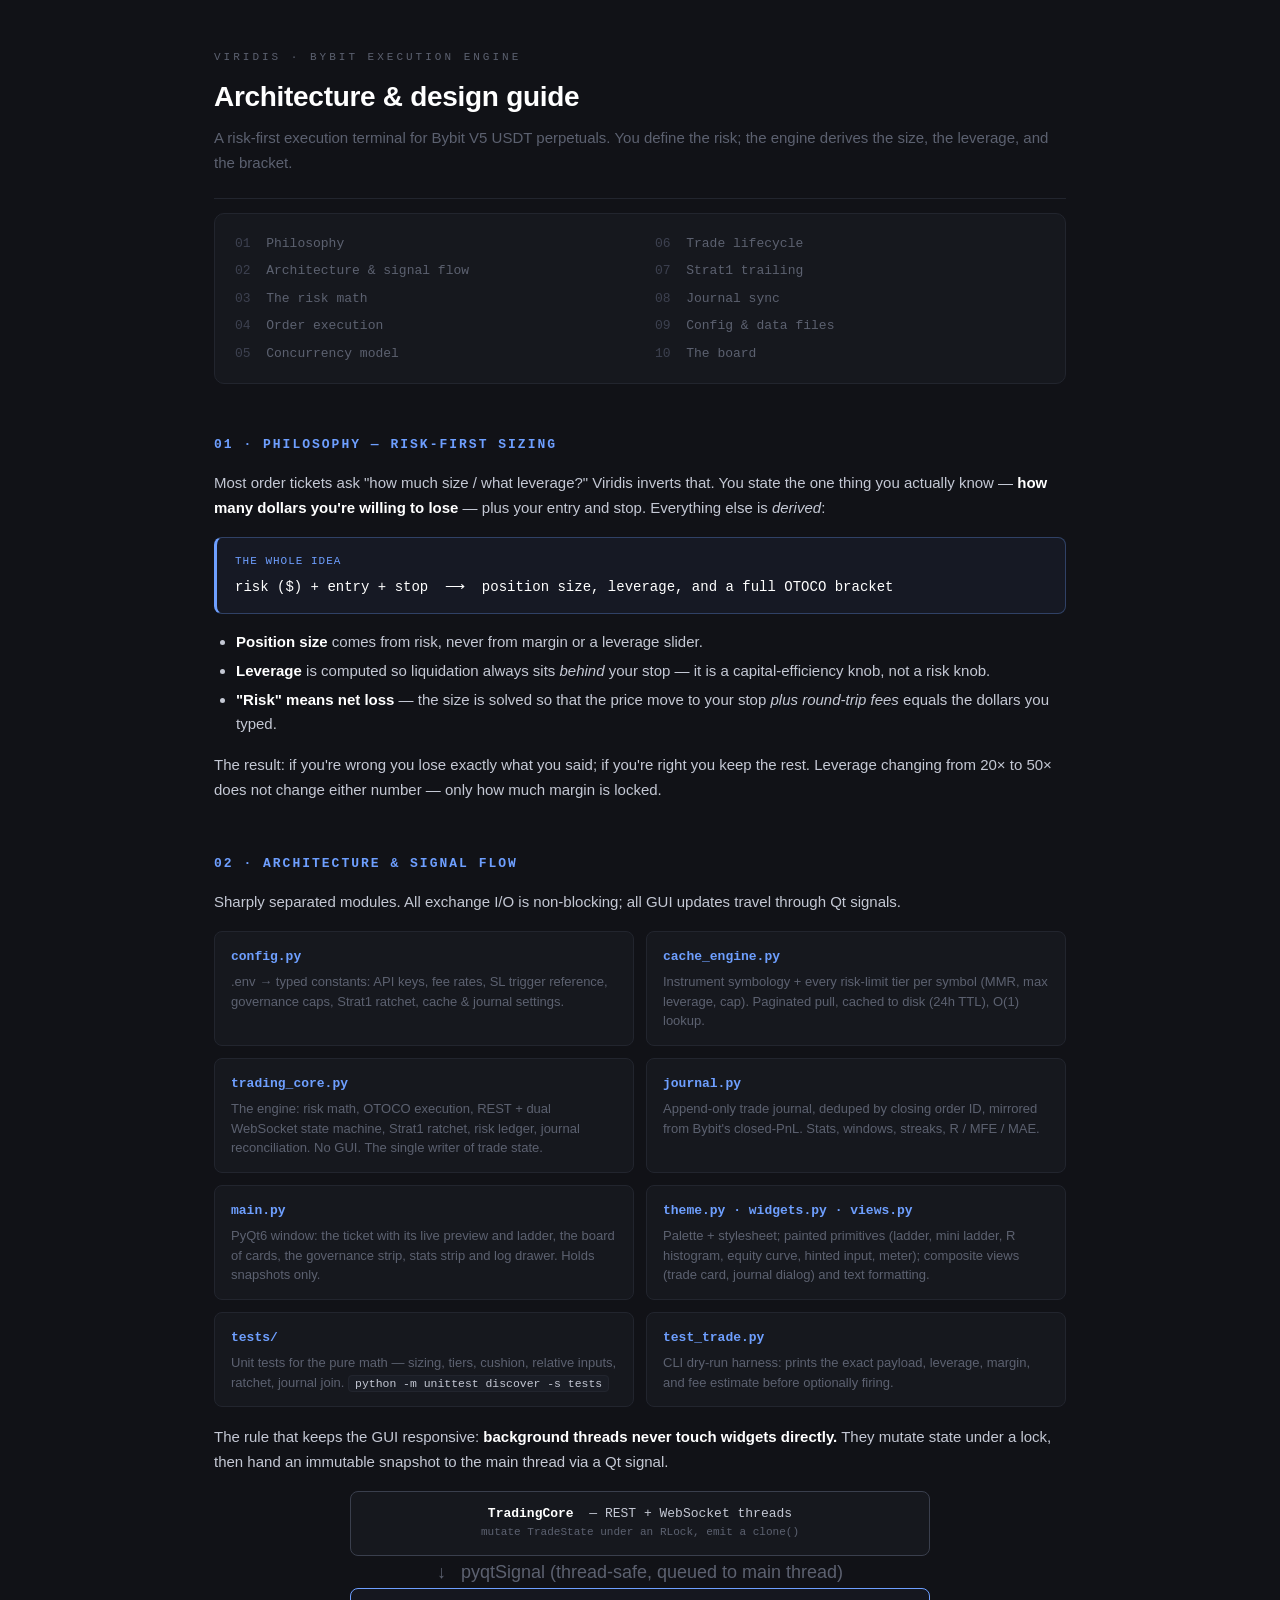
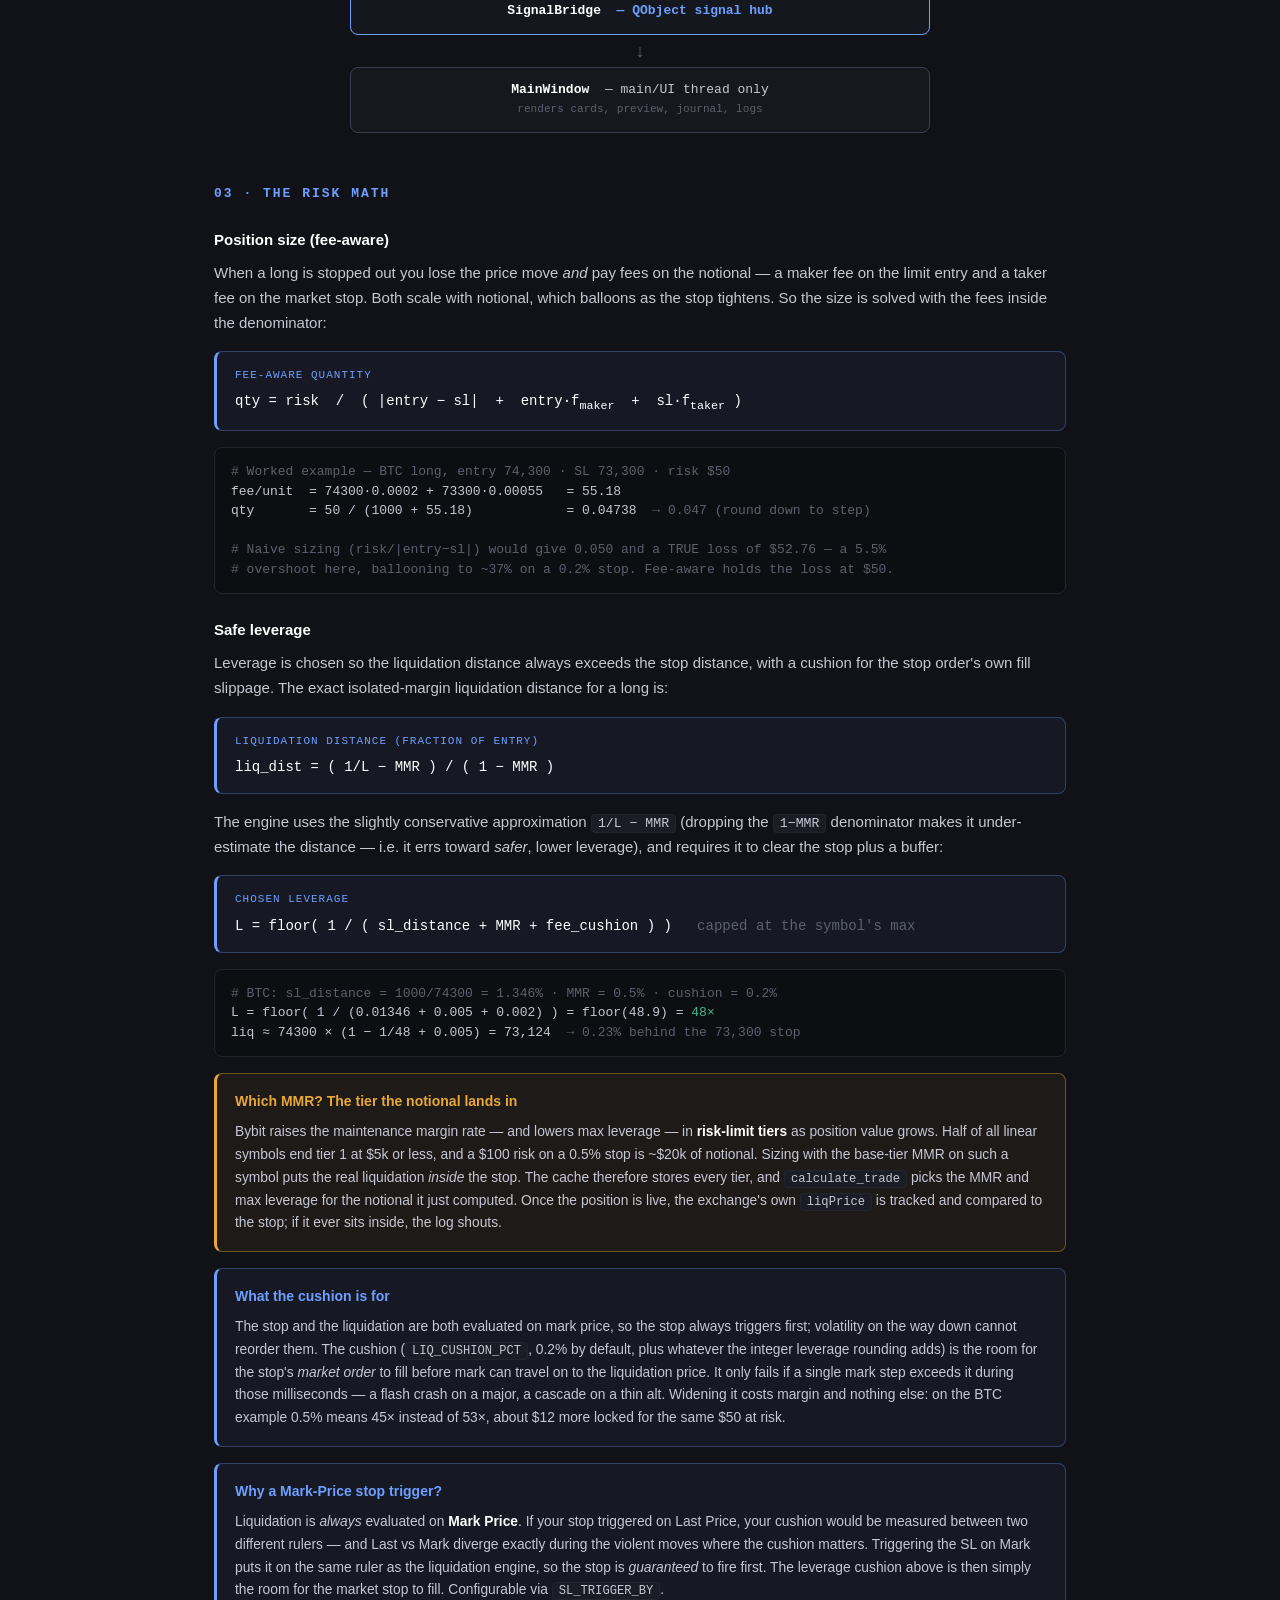
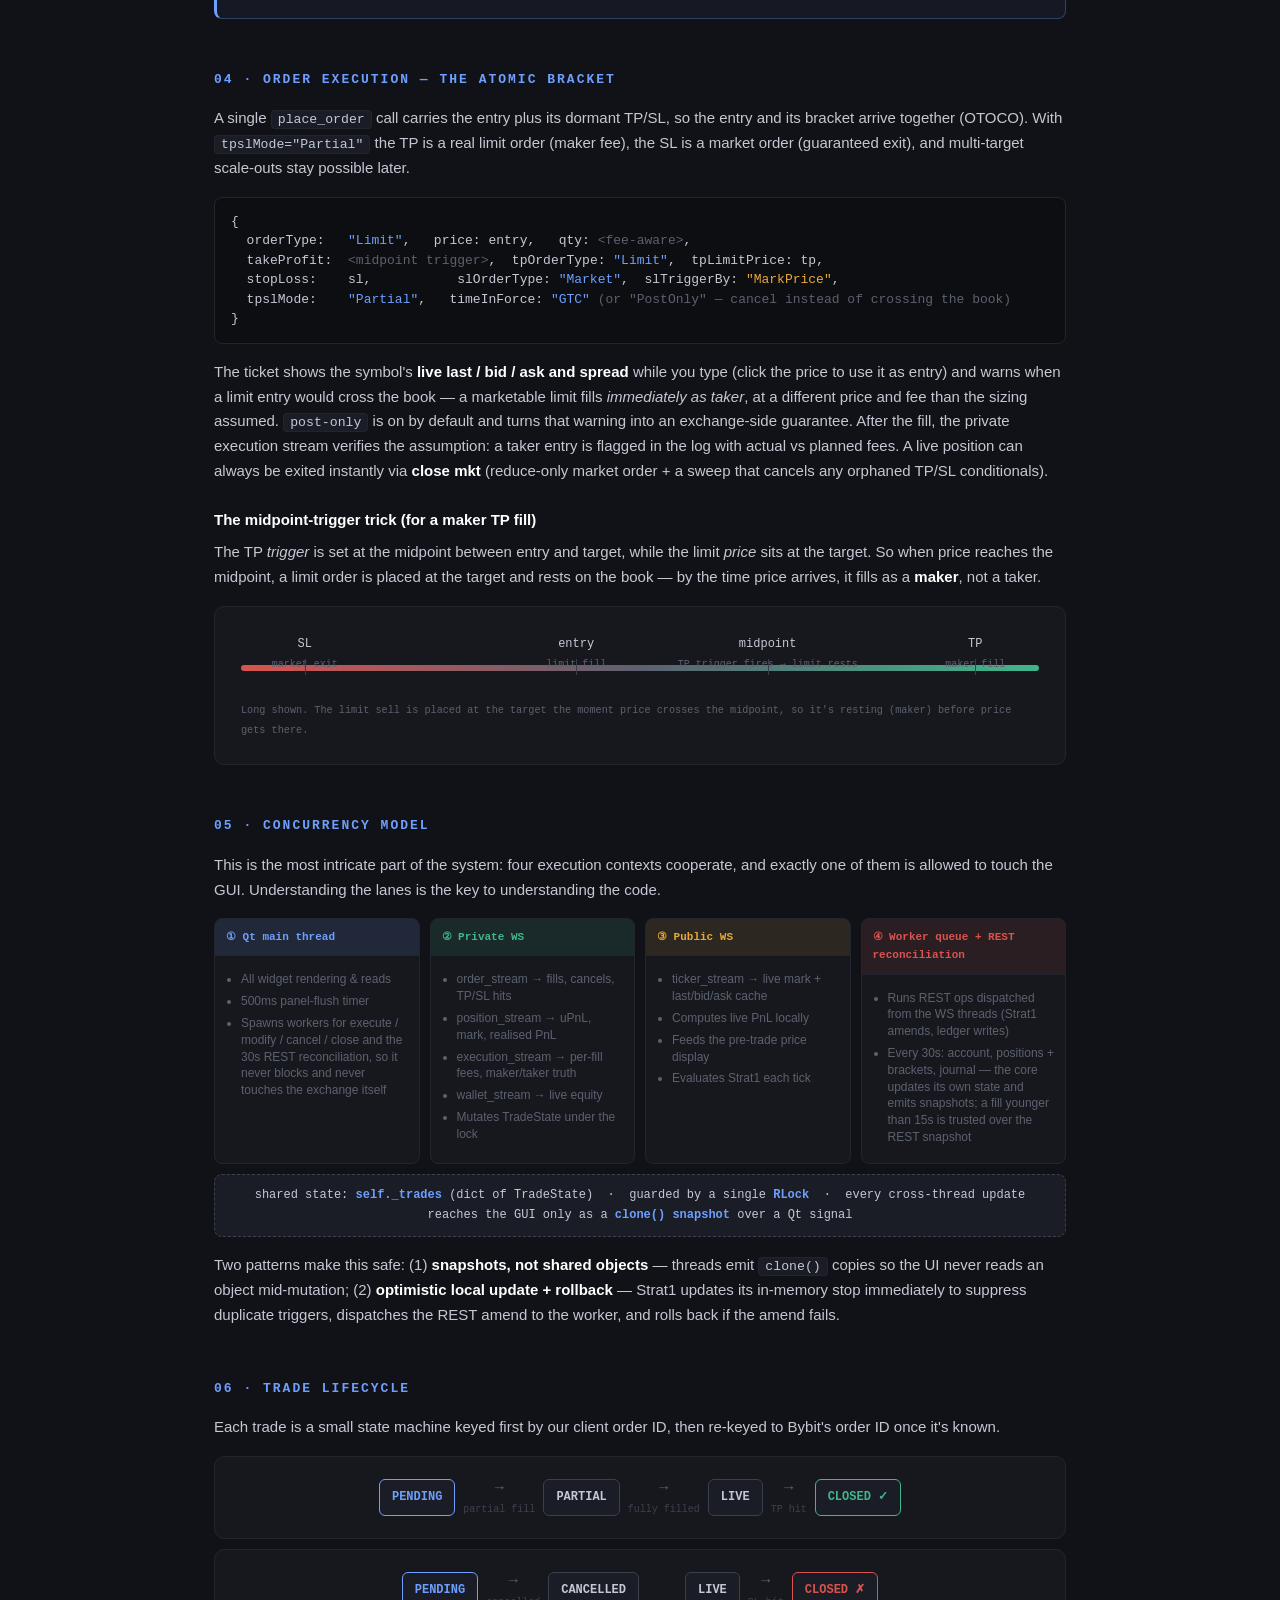
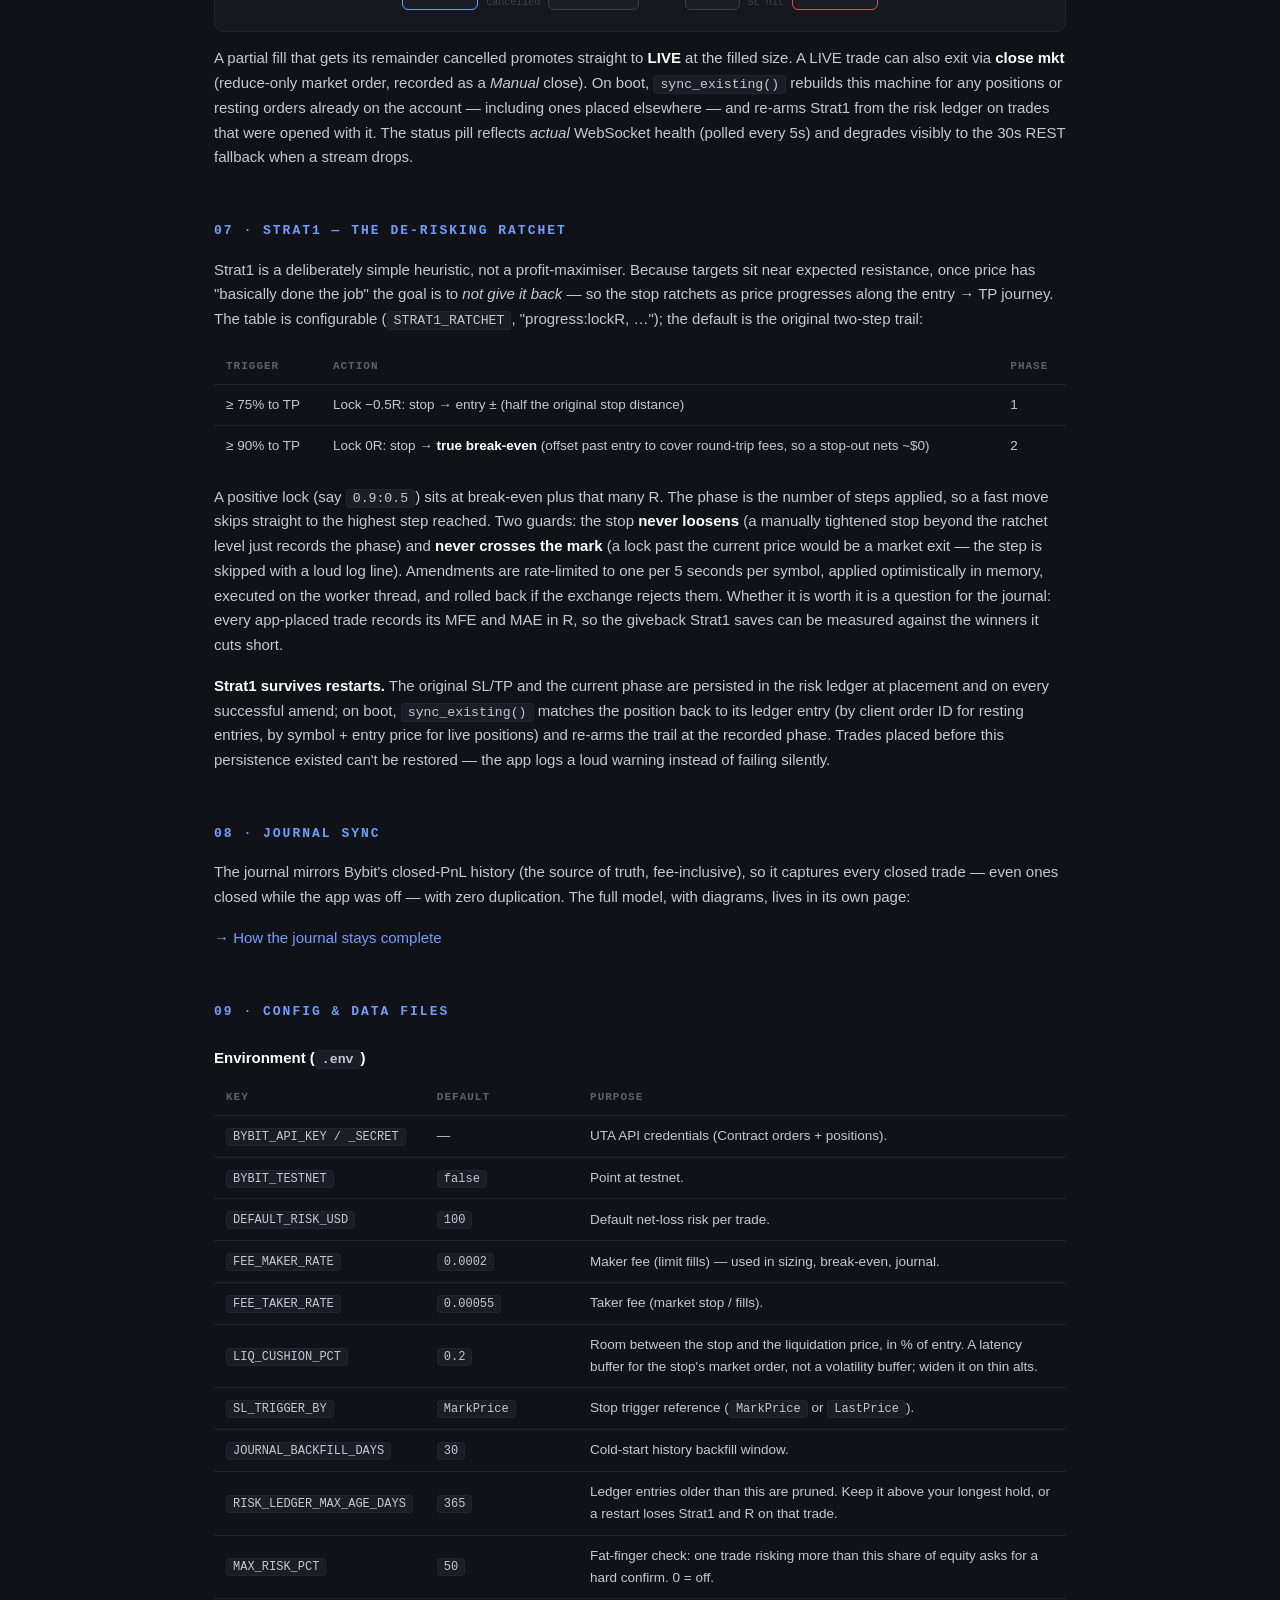
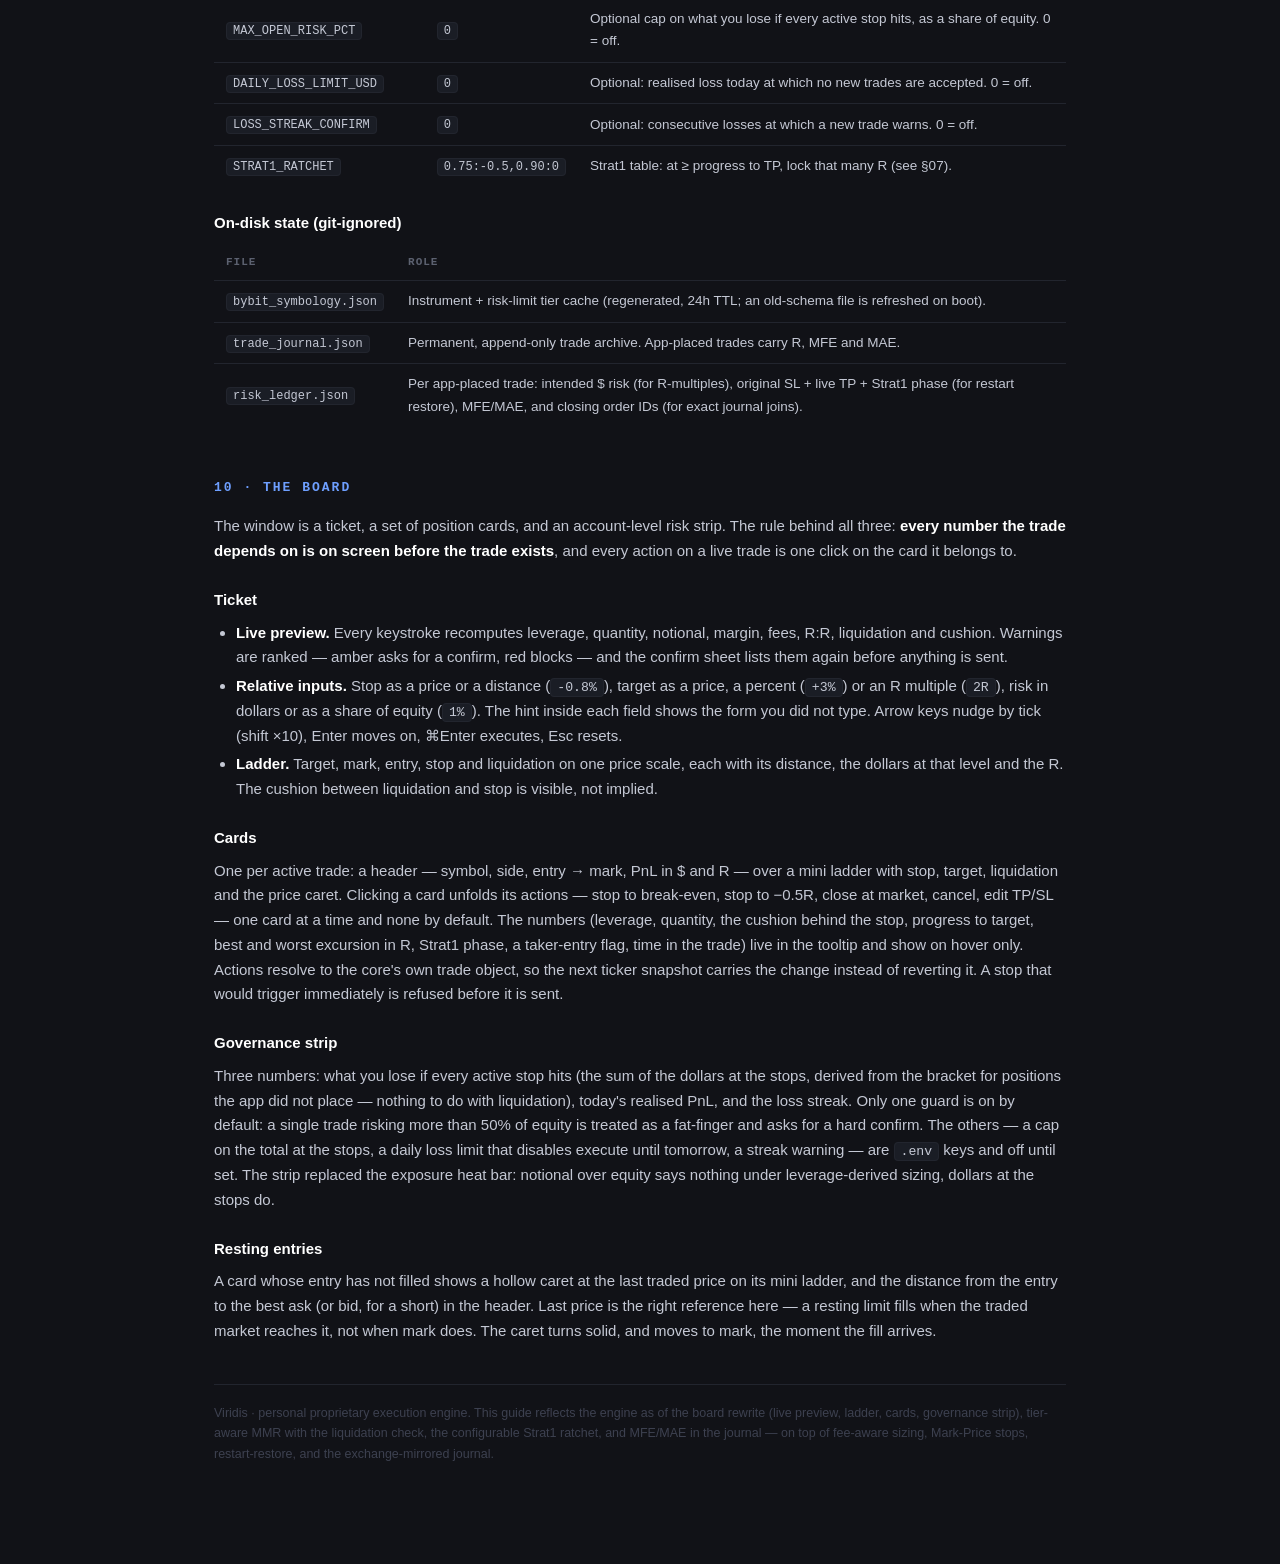
<file: docs/index.html>
<!DOCTYPE html>
<html lang="en">
<head>
<meta charset="UTF-8">
<meta name="viewport" content="width=device-width, initial-scale=1.0">
<title>Viridis — Architecture &amp; Design Guide</title>
<link rel="stylesheet" href="style.css">
</head>
<body>
<div class="wrap">

  <header class="doc">
    <div class="kicker">Viridis · Bybit Execution Engine</div>
    <h1>Architecture &amp; design guide</h1>
    <p>A risk-first execution terminal for Bybit V5 USDT perpetuals. You define the risk; the engine derives the size, the leverage, and the bracket.</p>
  </header>

  <div class="toc">
    <a href="#philosophy"><span class="n">01</span> &nbsp;Philosophy</a>
    <a href="#architecture"><span class="n">02</span> &nbsp;Architecture &amp; signal flow</a>
    <a href="#math"><span class="n">03</span> &nbsp;The risk math</a>
    <a href="#execution"><span class="n">04</span> &nbsp;Order execution</a>
    <a href="#threading"><span class="n">05</span> &nbsp;Concurrency model</a>
    <a href="#lifecycle"><span class="n">06</span> &nbsp;Trade lifecycle</a>
    <a href="#strat1"><span class="n">07</span> &nbsp;Strat1 trailing</a>
    <a href="#journal"><span class="n">08</span> &nbsp;Journal sync</a>
    <a href="#config"><span class="n">09</span> &nbsp;Config &amp; data files</a>
    <a href="#board"><span class="n">10</span> &nbsp;The board</a>
  </div>

  <!-- ════════════════════════ 01 ════════════════════════ -->
  <h2 id="philosophy">01 · Philosophy — risk-first sizing</h2>
  <p>Most order tickets ask "how much size / what leverage?" Viridis inverts that. You state the
  one thing you actually know — <strong>how many dollars you're willing to lose</strong> — plus your
  entry and stop. Everything else is <em>derived</em>:</p>
  <div class="eqn">
    <span class="lbl">The whole idea</span>
    risk ($) + entry + stop&nbsp;&nbsp;⟶&nbsp;&nbsp;position size, leverage, and a full OTOCO bracket
  </div>
  <ul>
    <li><strong>Position size</strong> comes from risk, never from margin or a leverage slider.</li>
    <li><strong>Leverage</strong> is computed so liquidation always sits <em>behind</em> your stop — it is a capital-efficiency knob, not a risk knob.</li>
    <li><strong>"Risk" means net loss</strong> — the size is solved so that the price move to your stop <em>plus round-trip fees</em> equals the dollars you typed.</li>
  </ul>
  <p>The result: if you're wrong you lose exactly what you said; if you're right you keep the rest.
  Leverage changing from 20× to 50× does not change either number — only how much margin is locked.</p>

  <!-- ════════════════════════ 02 ════════════════════════ -->
  <h2 id="architecture">02 · Architecture &amp; signal flow</h2>
  <p>Sharply separated modules. All exchange I/O is non-blocking; all GUI updates travel through Qt signals.</p>
  <div class="grid">
    <div class="mod"><div class="fn">config.py</div><div class="ds">.env → typed constants: API keys, fee rates, SL trigger reference, governance caps, Strat1 ratchet, cache &amp; journal settings.</div></div>
    <div class="mod"><div class="fn">cache_engine.py</div><div class="ds">Instrument symbology + every risk-limit tier per symbol (MMR, max leverage, cap). Paginated pull, cached to disk (24h TTL), O(1) lookup.</div></div>
    <div class="mod"><div class="fn">trading_core.py</div><div class="ds">The engine: risk math, OTOCO execution, REST + dual WebSocket state machine, Strat1 ratchet, risk ledger, journal reconciliation. No GUI. The single writer of trade state.</div></div>
    <div class="mod"><div class="fn">journal.py</div><div class="ds">Append-only trade journal, deduped by closing order ID, mirrored from Bybit's closed-PnL. Stats, windows, streaks, R / MFE / MAE.</div></div>
    <div class="mod"><div class="fn">main.py</div><div class="ds">PyQt6 window: the ticket with its live preview and ladder, the board of cards, the governance strip, stats strip and log drawer. Holds snapshots only.</div></div>
    <div class="mod"><div class="fn">theme.py · widgets.py · views.py</div><div class="ds">Palette + stylesheet; painted primitives (ladder, mini ladder, R histogram, equity curve, hinted input, meter); composite views (trade card, journal dialog) and text formatting.</div></div>
    <div class="mod"><div class="fn">tests/</div><div class="ds">Unit tests for the pure math — sizing, tiers, cushion, relative inputs, ratchet, journal join. <code>python -m unittest discover -s tests</code></div></div>
    <div class="mod"><div class="fn">test_trade.py</div><div class="ds">CLI dry-run harness: prints the exact payload, leverage, margin, and fee estimate before optionally firing.</div></div>
  </div>

  <p>The rule that keeps the GUI responsive: <strong>background threads never touch widgets directly.</strong>
  They mutate state under a lock, then hand an immutable snapshot to the main thread via a Qt signal.</p>
  <div class="flow">
    <div class="node process"><b>TradingCore</b> &nbsp;— REST + WebSocket threads<br><span class="muted">mutate TradeState under an RLock, emit a clone()</span></div>
    <div class="arrow">↓ &nbsp; pyqtSignal (thread-safe, queued to main thread)</div>
    <div class="node decision"><b>SignalBridge</b> &nbsp;— QObject signal hub</div>
    <div class="arrow">↓</div>
    <div class="node process"><b>MainWindow</b> &nbsp;— main/UI thread only<br><span class="muted">renders cards, preview, journal, logs</span></div>
  </div>

  <!-- ════════════════════════ 03 ════════════════════════ -->
  <h2 id="math">03 · The risk math</h2>

  <h3>Position size (fee-aware)</h3>
  <p>When a long is stopped out you lose the price move <em>and</em> pay fees on the notional — a maker
  fee on the limit entry and a taker fee on the market stop. Both scale with notional, which balloons
  as the stop tightens. So the size is solved with the fees inside the denominator:</p>
  <div class="eqn">
    <span class="lbl">Fee-aware quantity</span>
    qty = risk &nbsp;/&nbsp; ( |entry − sl| &nbsp;+&nbsp; entry·f<sub>maker</sub> &nbsp;+&nbsp; sl·f<sub>taker</sub> )
  </div>
  <pre><span class="c"># Worked example — BTC long, entry 74,300 · SL 73,300 · risk $50</span>
fee/unit  = 74300·0.0002 + 73300·0.00055   = 55.18
qty       = 50 / (1000 + 55.18)            = 0.04738  <span class="c">→ 0.047 (round down to step)</span>

<span class="c"># Naive sizing (risk/|entry−sl|) would give 0.050 and a TRUE loss of $52.76 — a 5.5%</span>
<span class="c"># overshoot here, ballooning to ~37% on a 0.2% stop. Fee-aware holds the loss at $50.</span></pre>

  <h3>Safe leverage</h3>
  <p>Leverage is chosen so the liquidation distance always exceeds the stop distance, with a cushion for
  the stop order's own fill slippage. The exact isolated-margin liquidation distance for a long is:</p>
  <div class="eqn">
    <span class="lbl">Liquidation distance (fraction of entry)</span>
    liq_dist = ( 1/L − MMR ) / ( 1 − MMR )
  </div>
  <p>The engine uses the slightly conservative approximation <code>1/L − MMR</code> (dropping the
  <code>1−MMR</code> denominator makes it under-estimate the distance — i.e. it errs toward <em>safer</em>,
  lower leverage), and requires it to clear the stop plus a buffer:</p>
  <div class="eqn">
    <span class="lbl">Chosen leverage</span>
    L = floor( 1 / ( sl_distance + MMR + fee_cushion ) ) &nbsp;&nbsp;<span style="color:var(--dim)">capped at the symbol's max</span>
  </div>
  <pre><span class="c"># BTC: sl_distance = 1000/74300 = 1.346% · MMR = 0.5% · cushion = 0.2%</span>
L = floor( 1 / (0.01346 + 0.005 + 0.002) ) = floor(48.9) = <span class="g">48×</span>
liq ≈ 74300 × (1 − 1/48 + 0.005) = 73,124  <span class="c">→ 0.23% behind the 73,300 stop</span></pre>
  <div class="callout warn">
    <h3>Which MMR? The tier the notional lands in</h3>
    <p>Bybit raises the maintenance margin rate — and lowers max leverage — in <strong>risk-limit tiers</strong>
    as position value grows. Half of all linear symbols end tier 1 at $5k or less, and a $100 risk on a 0.5%
    stop is ~$20k of notional. Sizing with the base-tier MMR on such a symbol puts the real liquidation
    <em>inside</em> the stop. The cache therefore stores every tier, and <code>calculate_trade</code> picks the
    MMR and max leverage for the notional it just computed. Once the position is live, the exchange's own
    <code>liqPrice</code> is tracked and compared to the stop; if it ever sits inside, the log shouts.</p>
  </div>
  <div class="callout info">
    <h3>What the cushion is for</h3>
    <p>The stop and the liquidation are both evaluated on mark price, so the stop always triggers first;
    volatility on the way down cannot reorder them. The cushion (<code>LIQ_CUSHION_PCT</code>, 0.2% by
    default, plus whatever the integer leverage rounding adds) is the room for the stop's <em>market order</em>
    to fill before mark can travel on to the liquidation price. It only fails if a single mark step exceeds
    it during those milliseconds — a flash crash on a major, a cascade on a thin alt. Widening it costs
    margin and nothing else: on the BTC example 0.5% means 45× instead of 53×, about $12 more locked for
    the same $50 at risk.</p>
  </div>
  <div class="callout info">
    <h3>Why a Mark-Price stop trigger?</h3>
    <p>Liquidation is <em>always</em> evaluated on <strong>Mark Price</strong>. If your stop triggered on
    Last Price, your cushion would be measured between two different rulers — and Last vs Mark diverge
    exactly during the violent moves where the cushion matters. Triggering the SL on Mark puts it on the
    same ruler as the liquidation engine, so the stop is <em>guaranteed</em> to fire first. The leverage
    cushion above is then simply the room for the market stop to fill. Configurable via <code>SL_TRIGGER_BY</code>.</p>
  </div>

  <!-- ════════════════════════ 04 ════════════════════════ -->
  <h2 id="execution">04 · Order execution — the atomic bracket</h2>
  <p>A single <code>place_order</code> call carries the entry plus its dormant TP/SL, so the entry and its
  bracket arrive together (OTOCO). With <code>tpslMode="Partial"</code> the TP is a real limit order
  (maker fee), the SL is a market order (guaranteed exit), and multi-target scale-outs stay possible later.</p>
  <pre>{
  orderType:   <span class="a">"Limit"</span>,   price: entry,   qty: <span class="c">&lt;fee-aware&gt;</span>,
  takeProfit:  <span class="c">&lt;midpoint trigger&gt;</span>,  tpOrderType: <span class="a">"Limit"</span>,  tpLimitPrice: tp,
  stopLoss:    sl,           slOrderType: <span class="a">"Market"</span>,  slTriggerBy: <span class="y">"MarkPrice"</span>,
  tpslMode:    <span class="a">"Partial"</span>,   timeInForce: <span class="a">"GTC"</span> <span class="c">(or "PostOnly" — cancel instead of crossing the book)</span>
}</pre>
  <p>The ticket shows the symbol's <strong>live last / bid / ask and spread</strong> while you type (click the
  price to use it as entry) and warns when a limit entry would cross the book — a marketable limit fills
  <em>immediately as taker</em>, at a different price and fee than the sizing assumed. <code>post-only</code>
  is on by default and turns that warning into an exchange-side guarantee. After the fill, the private
  execution stream verifies the assumption: a taker entry is flagged in the log with actual vs planned fees.
  A live position can always be exited instantly via <strong>close mkt</strong> (reduce-only market order +
  a sweep that cancels any orphaned TP/SL conditionals).</p>

  <h3>The midpoint-trigger trick (for a maker TP fill)</h3>
  <p>The TP <em>trigger</em> is set at the midpoint between entry and target, while the limit <em>price</em>
  sits at the target. So when price reaches the midpoint, a limit order is placed at the target and rests
  on the book — by the time price arrives, it fills as a <strong>maker</strong>, not a taker.</p>
  <div class="axis">
    <div class="axisbar">
      <div class="mark" style="left:8%;">SL<span class="v">market exit</span></div>
      <div class="mark" style="left:42%;">entry<span class="v">limit fill</span></div>
      <div class="mark" style="left:66%;">midpoint<span class="v">TP trigger fires → limit rests</span></div>
      <div class="mark" style="left:92%;">TP<span class="v">maker fill</span></div>
    </div>
    <span class="muted">Long shown. The limit sell is placed at the target the moment price crosses the midpoint, so it's resting (maker) before price gets there.</span>
  </div>

  <!-- ════════════════════════ 05 ════════════════════════ -->
  <h2 id="threading">05 · Concurrency model</h2>
  <p>This is the most intricate part of the system: four execution contexts cooperate, and exactly one of
  them is allowed to touch the GUI. Understanding the lanes is the key to understanding the code.</p>
  <div class="lanes">
    <div class="lane qt">
      <div class="h">① Qt main thread</div>
      <ul>
        <li>All widget rendering &amp; reads</li>
        <li>500ms panel-flush timer</li>
        <li>Spawns workers for execute / modify / cancel / close and the 30s REST reconciliation, so it never blocks and never touches the exchange itself</li>
      </ul>
    </div>
    <div class="lane priv">
      <div class="h">② Private WS</div>
      <ul>
        <li>order_stream → fills, cancels, TP/SL hits</li>
        <li>position_stream → uPnL, mark, realised PnL</li>
        <li>execution_stream → per-fill fees, maker/taker truth</li>
        <li>wallet_stream → live equity</li>
        <li>Mutates TradeState under the lock</li>
      </ul>
    </div>
    <div class="lane pub">
      <div class="h">③ Public WS</div>
      <ul>
        <li>ticker_stream → live mark + last/bid/ask cache</li>
        <li>Computes live PnL locally</li>
        <li>Feeds the pre-trade price display</li>
        <li>Evaluates Strat1 each tick</li>
      </ul>
    </div>
    <div class="lane work">
      <div class="h">④ Worker queue + REST reconciliation</div>
      <ul>
        <li>Runs REST ops dispatched from the WS threads (Strat1 amends, ledger writes)</li>
        <li>Every 30s: account, positions + brackets, journal — the core updates its own state and emits snapshots; a fill younger than 15s is trusted over the REST snapshot</li>
      </ul>
    </div>
  </div>
  <div class="shared">
    shared state: <b>self._trades</b> (dict of TradeState) &nbsp;·&nbsp; guarded by a single <b>RLock</b>
    &nbsp;·&nbsp; every cross-thread update reaches the GUI only as a <b>clone() snapshot</b> over a Qt signal
  </div>
  <p style="margin-top:16px;">Two patterns make this safe: (1) <strong>snapshots, not shared objects</strong> — threads
  emit <code>clone()</code> copies so the UI never reads an object mid-mutation; (2) <strong>optimistic
  local update + rollback</strong> — Strat1 updates its in-memory stop immediately to suppress duplicate
  triggers, dispatches the REST amend to the worker, and rolls back if the amend fails.</p>

  <!-- ════════════════════════ 06 ════════════════════════ -->
  <h2 id="lifecycle">06 · Trade lifecycle</h2>
  <p>Each trade is a small state machine keyed first by our client order ID, then re-keyed to Bybit's order ID once it's known.</p>
  <div class="fsm">
    <div class="state start">PENDING</div>
    <div class="edge"><span class="ar">→</span><span class="lab">partial fill</span></div>
    <div class="state">PARTIAL</div>
    <div class="edge"><span class="ar">→</span><span class="lab">fully filled</span></div>
    <div class="state">LIVE</div>
    <div class="edge"><span class="ar">→</span><span class="lab">TP hit</span></div>
    <div class="state win">CLOSED ✓</div>
  </div>
  <div class="fsm" style="margin-top:10px;">
    <div class="state start">PENDING</div>
    <div class="edge"><span class="ar">→</span><span class="lab">cancelled</span></div>
    <div class="state term">CANCELLED</div>
    <span style="width:30px;"></span>
    <div class="state">LIVE</div>
    <div class="edge"><span class="ar">→</span><span class="lab">SL hit</span></div>
    <div class="state lose">CLOSED ✗</div>
  </div>
  <p style="margin-top:14px;">A partial fill that gets its remainder cancelled promotes straight to
  <strong>LIVE</strong> at the filled size. A LIVE trade can also exit via <strong>close mkt</strong>
  (reduce-only market order, recorded as a <em>Manual</em> close). On boot, <code>sync_existing()</code>
  rebuilds this machine for any positions or resting orders already on the account — including ones placed
  elsewhere — and re-arms Strat1 from the risk ledger on trades that were opened with it. The status pill
  reflects <em>actual</em> WebSocket health (polled every 5s) and degrades visibly to the 30s REST fallback
  when a stream drops.</p>

  <!-- ════════════════════════ 07 ════════════════════════ -->
  <h2 id="strat1">07 · Strat1 — the de-risking ratchet</h2>
  <p>Strat1 is a deliberately simple heuristic, not a profit-maximiser. Because targets sit near expected
  resistance, once price has "basically done the job" the goal is to <em>not give it back</em> — so the
  stop ratchets as price progresses along the entry → TP journey. The table is configurable
  (<code>STRAT1_RATCHET</code>, "progress:lockR, …"); the default is the original two-step trail:</p>
  <table>
    <tr><th>Trigger</th><th>Action</th><th>Phase</th></tr>
    <tr><td>≥ 75% to TP</td><td>Lock −0.5R: stop → entry ± (half the original stop distance)</td><td>1</td></tr>
    <tr><td>≥ 90% to TP</td><td>Lock 0R: stop → <strong>true break-even</strong> (offset past entry to cover round-trip fees, so a stop-out nets ~$0)</td><td>2</td></tr>
  </table>
  <p>A positive lock (say <code>0.9:0.5</code>) sits at break-even plus that many R. The phase is the number
  of steps applied, so a fast move skips straight to the highest step reached. Two guards: the stop
  <strong>never loosens</strong> (a manually tightened stop beyond the ratchet level just records the phase)
  and <strong>never crosses the mark</strong> (a lock past the current price would be a market exit — the step
  is skipped with a loud log line). Amendments are rate-limited to one per 5 seconds per symbol, applied
  optimistically in memory, executed on the worker thread, and rolled back if the exchange rejects them.
  Whether it is worth it is a question for the journal: every app-placed trade records its MFE and MAE in R,
  so the giveback Strat1 saves can be measured against the winners it cuts short.</p>
  <p><strong>Strat1 survives restarts.</strong> The original SL/TP and the current phase are persisted in the
  risk ledger at placement and on every successful amend; on boot, <code>sync_existing()</code> matches the
  position back to its ledger entry (by client order ID for resting entries, by symbol + entry price for
  live positions) and re-arms the trail at the recorded phase. Trades placed before this persistence existed
  can't be restored — the app logs a loud warning instead of failing silently.</p>

  <!-- ════════════════════════ 08 ════════════════════════ -->
  <h2 id="journal">08 · Journal sync</h2>
  <p>The journal mirrors Bybit's closed-PnL history (the source of truth, fee-inclusive), so it captures
  every closed trade — even ones closed while the app was off — with zero duplication. The full model,
  with diagrams, lives in its own page:</p>
  <p style="margin-bottom:30px;"><a href="journal-sync.html">→ How the journal stays complete</a></p>

  <!-- ════════════════════════ 09 ════════════════════════ -->
  <h2 id="config">09 · Config &amp; data files</h2>
  <h3>Environment (<code>.env</code>)</h3>
  <table>
    <tr><th>Key</th><th>Default</th><th>Purpose</th></tr>
    <tr><td><code>BYBIT_API_KEY / _SECRET</code></td><td>—</td><td>UTA API credentials (Contract orders + positions).</td></tr>
    <tr><td><code>BYBIT_TESTNET</code></td><td><code>false</code></td><td>Point at testnet.</td></tr>
    <tr><td><code>DEFAULT_RISK_USD</code></td><td><code>100</code></td><td>Default net-loss risk per trade.</td></tr>
    <tr><td><code>FEE_MAKER_RATE</code></td><td><code>0.0002</code></td><td>Maker fee (limit fills) — used in sizing, break-even, journal.</td></tr>
    <tr><td><code>FEE_TAKER_RATE</code></td><td><code>0.00055</code></td><td>Taker fee (market stop / fills).</td></tr>
    <tr><td><code>LIQ_CUSHION_PCT</code></td><td><code>0.2</code></td><td>Room between the stop and the liquidation price, in % of entry. A latency buffer for the stop's market order, not a volatility buffer; widen it on thin alts.</td></tr>
    <tr><td><code>SL_TRIGGER_BY</code></td><td><code>MarkPrice</code></td><td>Stop trigger reference (<code>MarkPrice</code> or <code>LastPrice</code>).</td></tr>
    <tr><td><code>JOURNAL_BACKFILL_DAYS</code></td><td><code>30</code></td><td>Cold-start history backfill window.</td></tr>
    <tr><td><code>RISK_LEDGER_MAX_AGE_DAYS</code></td><td><code>365</code></td><td>Ledger entries older than this are pruned. Keep it above your longest hold, or a restart loses Strat1 and R on that trade.</td></tr>
    <tr><td><code>MAX_RISK_PCT</code></td><td><code>50</code></td><td>Fat-finger check: one trade risking more than this share of equity asks for a hard confirm. 0 = off.</td></tr>
    <tr><td><code>MAX_OPEN_RISK_PCT</code></td><td><code>0</code></td><td>Optional cap on what you lose if every active stop hits, as a share of equity. 0 = off.</td></tr>
    <tr><td><code>DAILY_LOSS_LIMIT_USD</code></td><td><code>0</code></td><td>Optional: realised loss today at which no new trades are accepted. 0 = off.</td></tr>
    <tr><td><code>LOSS_STREAK_CONFIRM</code></td><td><code>0</code></td><td>Optional: consecutive losses at which a new trade warns. 0 = off.</td></tr>
    <tr><td><code>STRAT1_RATCHET</code></td><td><code>0.75:-0.5,0.90:0</code></td><td>Strat1 table: at ≥ progress to TP, lock that many R (see §07).</td></tr>
  </table>
  <h3>On-disk state (git-ignored)</h3>
  <table>
    <tr><th>File</th><th>Role</th></tr>
    <tr><td><code>bybit_symbology.json</code></td><td>Instrument + risk-limit tier cache (regenerated, 24h TTL; an old-schema file is refreshed on boot).</td></tr>
    <tr><td><code>trade_journal.json</code></td><td>Permanent, append-only trade archive. App-placed trades carry R, MFE and MAE.</td></tr>
    <tr><td><code>risk_ledger.json</code></td><td>Per app-placed trade: intended $ risk (for R-multiples), original SL + live TP + Strat1 phase (for restart restore), MFE/MAE, and closing order IDs (for exact journal joins).</td></tr>
  </table>

  <!-- ════════════════════════ 10 ════════════════════════ -->
  <h2 id="board">10 · The board</h2>
  <p>The window is a ticket, a set of position cards, and an account-level risk strip. The rule behind all
  three: <strong>every number the trade depends on is on screen before the trade exists</strong>, and every
  action on a live trade is one click on the card it belongs to.</p>
  <h3>Ticket</h3>
  <ul>
    <li><strong>Live preview.</strong> Every keystroke recomputes leverage, quantity, notional, margin, fees, R:R,
    liquidation and cushion. Warnings are ranked — amber asks for a confirm, red blocks — and the confirm sheet
    lists them again before anything is sent.</li>
    <li><strong>Relative inputs.</strong> Stop as a price or a distance (<code>-0.8%</code>), target as a price, a
    percent (<code>+3%</code>) or an R multiple (<code>2R</code>), risk in dollars or as a share of equity
    (<code>1%</code>). The hint inside each field shows the form you did not type. Arrow keys nudge by tick
    (shift ×10), Enter moves on, ⌘Enter executes, Esc resets.</li>
    <li><strong>Ladder.</strong> Target, mark, entry, stop and liquidation on one price scale, each with its distance,
    the dollars at that level and the R. The cushion between liquidation and stop is visible, not implied.</li>
  </ul>
  <h3>Cards</h3>
  <p>One per active trade: a header — symbol, side, entry → mark, PnL in $ and R — over a mini ladder with
  stop, target, liquidation and the price caret. Clicking a card unfolds its actions — stop to break-even,
  stop to −0.5R, close at market, cancel, edit TP/SL — one card at a time and none by default. The numbers
  (leverage, quantity, the cushion behind the stop, progress to target, best and worst excursion in R,
  Strat1 phase, a taker-entry flag, time in the trade) live in the tooltip and show on hover only. Actions
  resolve to the core's own trade object, so the next ticker snapshot carries the change instead of
  reverting it. A stop that would trigger immediately is refused before it is sent.</p>
  <h3>Governance strip</h3>
  <p>Three numbers: what you lose if every active stop hits (the sum of the dollars at the stops, derived
  from the bracket for positions the app did not place — nothing to do with liquidation), today's realised
  PnL, and the loss streak. Only one guard is on by default: a single trade risking more than 50% of equity
  is treated as a fat-finger and asks for a hard confirm. The others — a cap on the total at the stops, a
  daily loss limit that disables execute until tomorrow, a streak warning — are <code>.env</code> keys and
  off until set. The strip replaced the exposure heat bar: notional over equity says nothing under
  leverage-derived sizing, dollars at the stops do.</p>
  <h3>Resting entries</h3>
  <p>A card whose entry has not filled shows a hollow caret at the last traded price on its mini ladder, and
  the distance from the entry to the best ask (or bid, for a short) in the header. Last price is the right
  reference here — a resting limit fills when the traded market reaches it, not when mark does. The caret
  turns solid, and moves to mark, the moment the fill arrives.</p>

  <p class="foot">Viridis · personal proprietary execution engine. This guide reflects the engine as of the
  board rewrite (live preview, ladder, cards, governance strip), tier-aware MMR with the liquidation check,
  the configurable Strat1 ratchet, and MFE/MAE in the journal — on top of fee-aware sizing, Mark-Price
  stops, restart-restore, and the exchange-mirrored journal.</p>

</div>
</body>
</html>
</file>
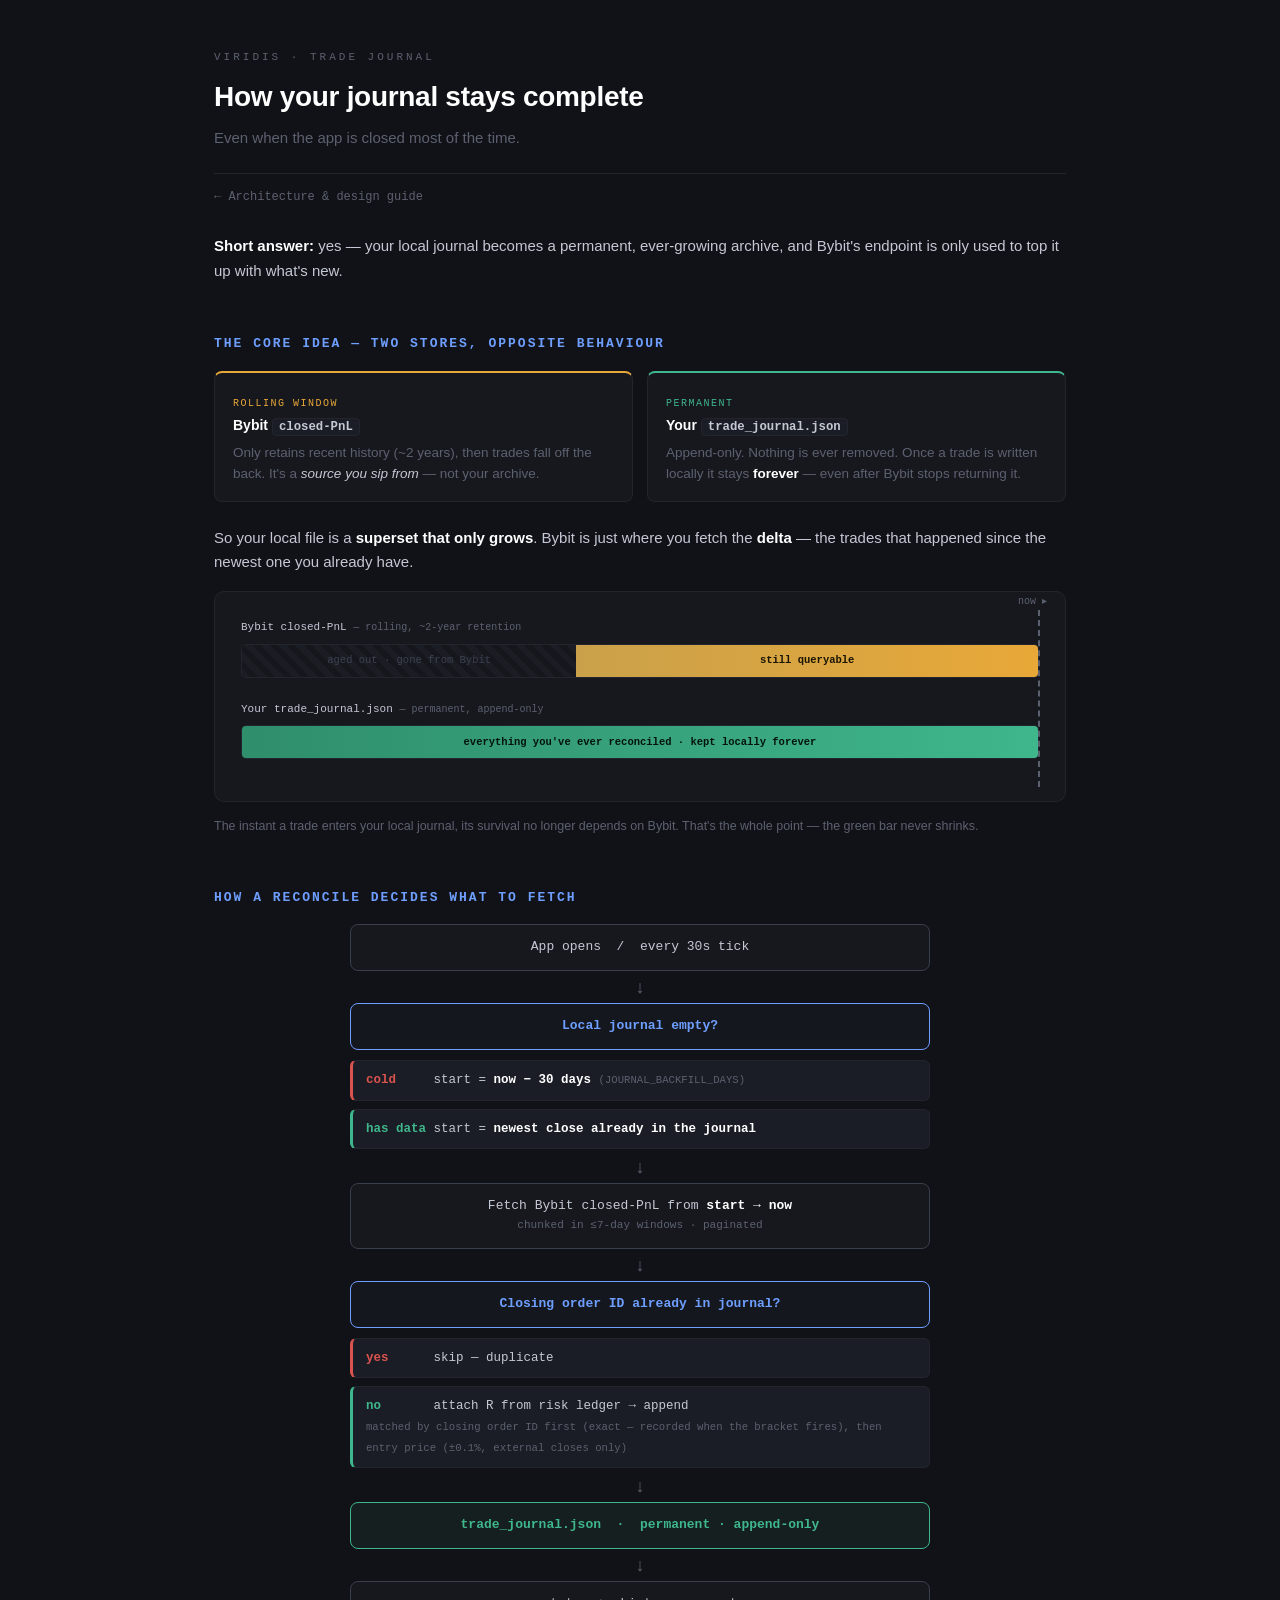
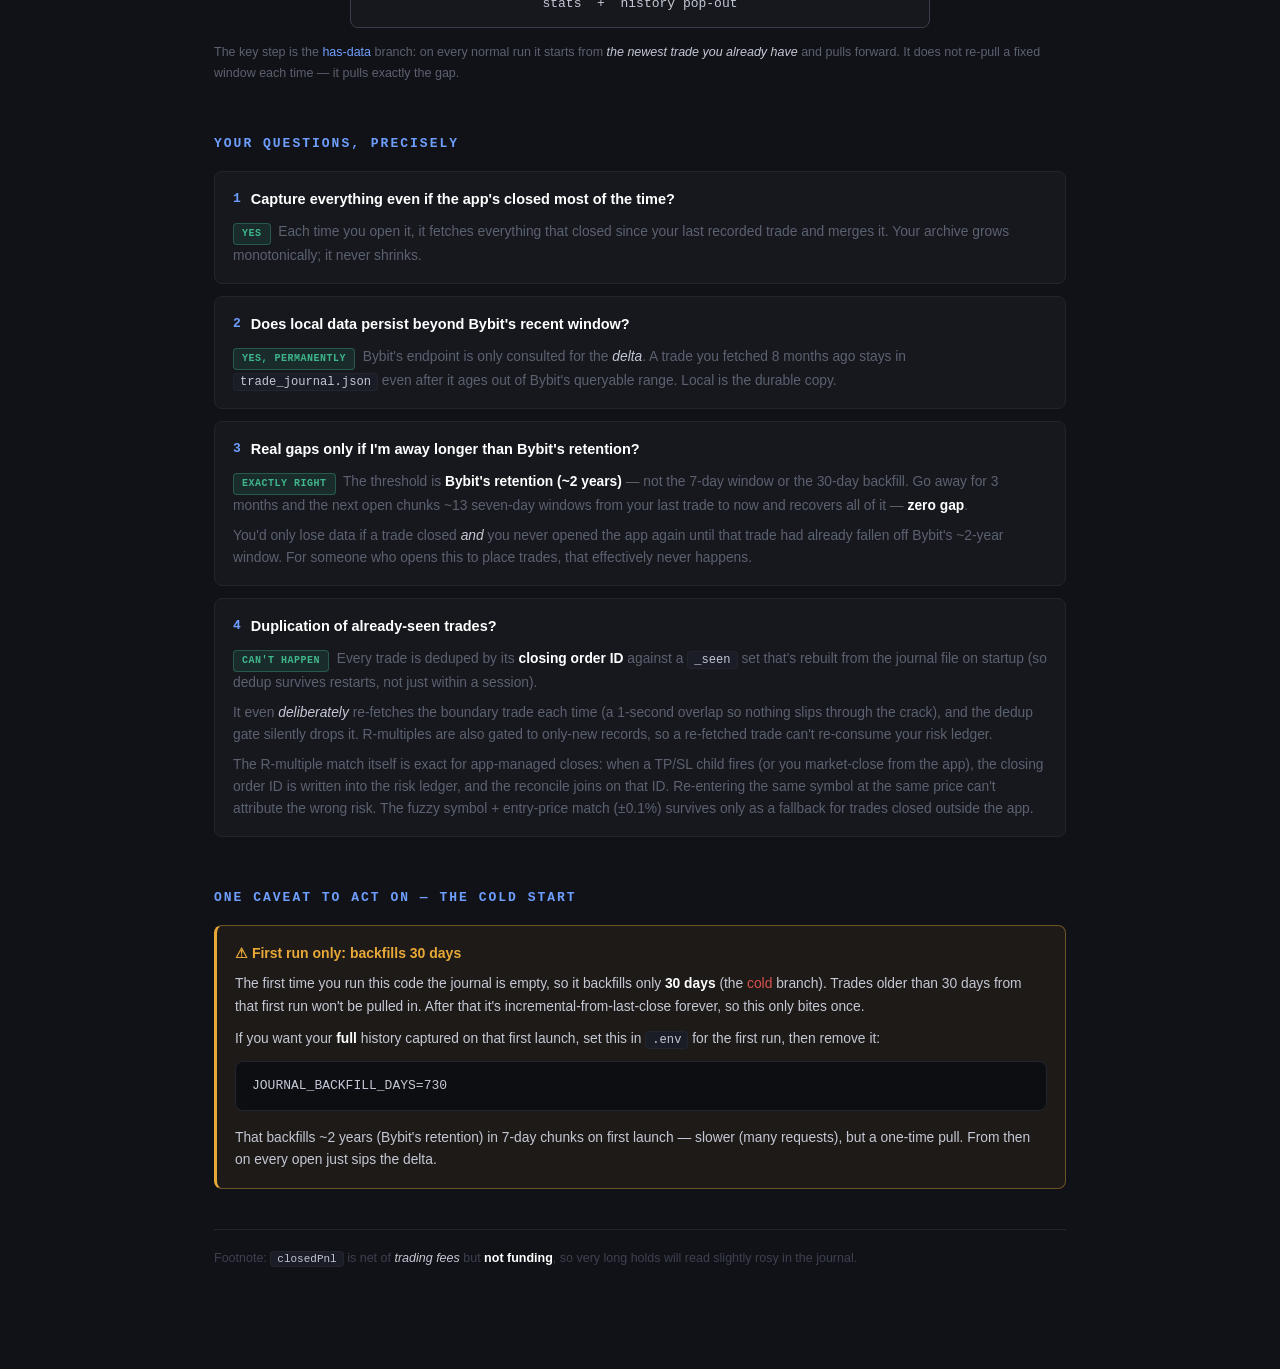
<file: docs/journal-sync.html>
<!DOCTYPE html>
<html lang="en">
<head>
<meta charset="UTF-8">
<meta name="viewport" content="width=device-width, initial-scale=1.0">
<title>Viridis — How the Journal Stays Complete</title>
<link rel="stylesheet" href="style.css">
</head>
<body>
<div class="wrap">

  <header class="doc">
    <div class="kicker">Viridis · Trade Journal</div>
    <h1>How your journal stays complete</h1>
    <p>Even when the app is closed most of the time.</p>
  </header>
  <div class="crumbs"><a href="index.html">← Architecture &amp; design guide</a></div>

  <p><strong>Short answer:</strong> yes — your local journal becomes a permanent, ever-growing
  archive, and Bybit's endpoint is only used to top it up with what's new.</p>

  <h2 id="cores">The core idea — two stores, opposite behaviour</h2>
  <div class="cols2">
    <div class="store roll">
      <span class="lbl">Rolling window</span>
      <h3>Bybit <code>closed-PnL</code></h3>
      <p>Only retains recent history (~2 years), then trades fall off the back. It's a
      <em>source you sip from</em> — not your archive.</p>
    </div>
    <div class="store perm">
      <span class="lbl">Permanent</span>
      <h3>Your <code>trade_journal.json</code></h3>
      <p>Append-only. Nothing is ever removed. Once a trade is written locally it stays
      <strong>forever</strong> — even after Bybit stops returning it.</p>
    </div>
  </div>
  <p>So your local file is a <strong>superset that only grows</strong>. Bybit is just where you
  fetch the <strong>delta</strong> — the trades that happened since the newest one you already have.</p>

  <div class="timeline">
    <div class="trow">
      <div class="tlabel">Bybit closed-PnL <span class="tag">— rolling, ~2-year retention</span></div>
      <div class="track">
        <div class="seg faded">aged out · gone from Bybit</div>
        <div class="seg query">still queryable</div>
      </div>
    </div>
    <div class="trow">
      <div class="tlabel">Your trade_journal.json <span class="tag">— permanent, append-only</span></div>
      <div class="track">
        <div class="seg perm">everything you've ever reconciled · kept locally forever</div>
      </div>
    </div>
    <div class="nowline"></div>
    <div class="nowtag">now ▸</div>
  </div>
  <p class="cap">The instant a trade enters your local journal, its survival no longer depends on
  Bybit. That's the whole point — the green bar never shrinks.</p>

  <h2 id="flow">How a reconcile decides what to fetch</h2>
  <div class="flow">
    <div class="node process">App opens &nbsp;/&nbsp; every 30s tick</div>
    <div class="arrow">↓</div>
    <div class="node decision">Local journal empty?</div>
    <div class="branches">
      <div class="branch red"><span class="k">cold</span> start = <b>now − 30 days</b> <span class="muted">(JOURNAL_BACKFILL_DAYS)</span></div>
      <div class="branch green"><span class="k">has data</span> start = <b>newest close already in the journal</b></div>
    </div>
    <div class="arrow">↓</div>
    <div class="node process">Fetch Bybit closed-PnL from <b>start → now</b><br><span class="muted">chunked in ≤7-day windows · paginated</span></div>
    <div class="arrow">↓</div>
    <div class="node decision">Closing order ID already in journal?</div>
    <div class="branches">
      <div class="branch red"><span class="k">yes</span> skip — duplicate</div>
      <div class="branch green"><span class="k">no</span> attach R from risk ledger → append<br><span class="muted">matched by closing order ID first (exact — recorded when the bracket fires), then entry price (±0.1%, external closes only)</span></div>
    </div>
    <div class="arrow">↓</div>
    <div class="node store">trade_journal.json &nbsp;·&nbsp; permanent · append-only</div>
    <div class="arrow">↓</div>
    <div class="node process">stats &nbsp;+&nbsp; history pop-out</div>
  </div>
  <p class="cap">The key step is the <span class="accent">has-data</span> branch: on every normal run it
  starts from <em>the newest trade you already have</em> and pulls forward. It does not re-pull a
  fixed window each time — it pulls exactly the gap.</p>

  <h2 id="qa">Your questions, precisely</h2>

  <div class="qa">
    <div class="q"><span class="num">1</span><span>Capture everything even if the app's closed most of the time?</span></div>
    <p><span class="badge">Yes</span>&nbsp; Each time you open it, it fetches everything that closed
    since your last recorded trade and merges it. Your archive grows monotonically; it never shrinks.</p>
  </div>

  <div class="qa">
    <div class="q"><span class="num">2</span><span>Does local data persist beyond Bybit's recent window?</span></div>
    <p><span class="badge">Yes, permanently</span>&nbsp; Bybit's endpoint is only consulted for the
    <em>delta</em>. A trade you fetched 8 months ago stays in <code>trade_journal.json</code> even
    after it ages out of Bybit's queryable range. Local is the durable copy.</p>
  </div>

  <div class="qa">
    <div class="q"><span class="num">3</span><span>Real gaps only if I'm away longer than Bybit's retention?</span></div>
    <p><span class="badge">Exactly right</span>&nbsp; The threshold is <strong>Bybit's retention (~2 years)</strong>
    — not the 7-day window or the 30-day backfill. Go away for 3 months and the next open chunks
    ~13 seven-day windows from your last trade to now and recovers all of it — <strong>zero gap</strong>.</p>
    <p>You'd only lose data if a trade closed <em>and</em> you never opened the app again until that
    trade had already fallen off Bybit's ~2-year window. For someone who opens this to place trades,
    that effectively never happens.</p>
  </div>

  <div class="qa">
    <div class="q"><span class="num">4</span><span>Duplication of already-seen trades?</span></div>
    <p><span class="badge">Can't happen</span>&nbsp; Every trade is deduped by its <strong>closing order ID</strong>
    against a <code>_seen</code> set that's rebuilt from the journal file on startup (so dedup survives
    restarts, not just within a session).</p>
    <p>It even <em>deliberately</em> re-fetches the boundary trade each time (a 1-second overlap so nothing
    slips through the crack), and the dedup gate silently drops it. R-multiples are also gated to
    only-new records, so a re-fetched trade can't re-consume your risk ledger.</p>
    <p>The R-multiple match itself is exact for app-managed closes: when a TP/SL child fires (or you market-close
    from the app), the closing order ID is written into the risk ledger, and the reconcile joins on that ID.
    Re-entering the same symbol at the same price can't attribute the wrong risk. The fuzzy
    symbol&nbsp;+&nbsp;entry-price match (±0.1%) survives only as a fallback for trades closed outside the app.</p>
  </div>

  <h2 id="coldstart">One caveat to act on — the cold start</h2>
  <div class="callout warn">
    <h3>⚠ First run only: backfills 30 days</h3>
    <p>The first time you run this code the journal is empty, so it backfills only
    <strong>30 days</strong> (the <span class="neg">cold</span> branch). Trades older than 30 days from
    that first run won't be pulled in. After that it's incremental-from-last-close forever, so this only bites once.</p>
    <p>If you want your <strong>full</strong> history captured on that first launch, set this in
    <code>.env</code> for the first run, then remove it:</p>
    <pre>JOURNAL_BACKFILL_DAYS=730</pre>
    <p>That backfills ~2 years (Bybit's retention) in 7-day chunks on first
    launch — slower (many requests), but a one-time pull. From then on every open just sips the delta.</p>
  </div>

  <p class="foot">Footnote: <code>closedPnl</code> is net of <em>trading fees</em> but <strong>not funding</strong>,
  so very long holds will read slightly rosy in the journal.</p>

</div>
</body>
</html>
</file>
<file: docs/style.css>
/* Viridis docs — shared obsidian theme (mirrors the app palette) */
:root{
  --bg:#111217; --raised:#16181E; --input:#1A1D25;
  --border:#22252E; --border-f:#3A3F4D;
  --text:#C4C8D4; --dim:#5C6170; --muted:#3D4150;
  --accent:#6E9FFF; --pos:#3FB68B; --neg:#D9534F; --amber:#E8A838;
  --mono:'Menlo','Consolas','SF Mono',monospace;
  --sans:-apple-system,BlinkMacSystemFont,'Segoe UI',Helvetica,Arial,sans-serif;
}
*{box-sizing:border-box;}
html{scroll-behavior:smooth;}
body{
  margin:0; background:var(--bg); color:var(--text);
  font-family:var(--sans); font-size:15px; line-height:1.65;
  -webkit-font-smoothing:antialiased;
}
.wrap{max-width:900px; margin:0 auto; padding:48px 24px 90px;}
a{color:var(--accent); text-decoration:none;}
a:hover{text-decoration:underline;}

/* header */
header.doc{border-bottom:1px solid var(--border); padding-bottom:22px; margin-bottom:14px;}
.kicker{font-family:var(--mono); font-size:11px; letter-spacing:3px; color:var(--dim); text-transform:uppercase;}
h1{font-size:28px; font-weight:700; margin:8px 0 6px; letter-spacing:-.3px; color:#fff;}
header.doc p{margin:0; color:var(--dim); font-size:15px;}
.crumbs{font-family:var(--mono); font-size:12px; color:var(--muted); margin-bottom:26px;}
.crumbs a{color:var(--dim);}

h2{font-size:13px; font-family:var(--mono); letter-spacing:2px; text-transform:uppercase;
  color:var(--accent); margin:50px 0 16px; font-weight:600; scroll-margin-top:20px;}
h3{font-size:15px; color:#fff; margin:24px 0 8px;}
p{margin:0 0 16px;}
code{font-family:var(--mono); font-size:.88em; background:var(--input);
  border:1px solid var(--border); border-radius:4px; padding:1px 6px; color:var(--text);}
b,strong{color:#fff; font-weight:600;}
em{color:var(--text); font-style:italic;}
.pos{color:var(--pos);} .neg{color:var(--neg);} .amber{color:var(--amber);} .accent{color:var(--accent);}
.muted{color:var(--dim); font-size:.85em;}
ul{margin:0 0 16px; padding-left:22px;} li{margin:4px 0;}

/* table of contents */
.toc{background:var(--raised); border:1px solid var(--border); border-radius:10px;
  padding:16px 20px; margin:0 0 12px; columns:2; column-gap:30px;}
.toc a{display:block; font-family:var(--mono); font-size:13px; color:var(--dim); padding:3px 0;}
.toc a:hover{color:var(--accent); text-decoration:none;}
.toc .n{color:var(--muted);}

/* pre / equations */
pre{margin:0 0 16px; background:#0d0e12; border:1px solid var(--border); border-radius:8px;
  padding:14px 16px; font-family:var(--mono); font-size:13px; color:var(--text); overflow-x:auto; line-height:1.5;}
pre .c{color:var(--dim);} pre .g{color:var(--pos);} pre .a{color:var(--accent);} pre .y{color:var(--amber);}
.eqn{background:rgba(110,159,255,.06); border:1px solid rgba(110,159,255,.3); border-left:3px solid var(--accent);
  border-radius:8px; padding:14px 18px; margin:0 0 16px; font-family:var(--mono); font-size:14px; color:#fff; overflow-x:auto;}
.eqn .lbl{display:block; font-size:11px; letter-spacing:1px; text-transform:uppercase; color:var(--accent); margin-bottom:6px;}

/* generic card */
.card{background:var(--raised); border:1px solid var(--border); border-radius:8px; padding:16px 18px; margin:0 0 14px;}

/* two-column store contrast */
.cols2{display:grid; grid-template-columns:1fr 1fr; gap:14px; margin:8px 0 24px;}
@media(max-width:640px){.cols2{grid-template-columns:1fr;} .toc{columns:1;}}
.store{background:var(--raised); border:1px solid var(--border); border-radius:8px; padding:16px 18px;}
.store.roll{border-top:2px solid var(--amber);}
.store.perm{border-top:2px solid var(--pos);}
.store h3{margin:0 0 6px; font-size:14px;}
.store .lbl{font-family:var(--mono); font-size:10px; letter-spacing:1.5px; text-transform:uppercase;}
.store.roll .lbl{color:var(--amber);} .store.perm .lbl{color:var(--pos);}
.store p{margin:6px 0 0; font-size:13.5px; color:var(--dim); line-height:1.55;}

/* module grid */
.grid{display:grid; grid-template-columns:repeat(2,1fr); gap:12px; margin:6px 0 18px;}
@media(max-width:640px){.grid{grid-template-columns:1fr;}}
.mod{background:var(--raised); border:1px solid var(--border); border-radius:8px; padding:14px 16px;}
.mod .fn{font-family:var(--mono); font-size:13px; color:var(--accent); font-weight:600;}
.mod .ds{font-size:13px; color:var(--dim); margin-top:5px; line-height:1.5;}

/* timeline */
.timeline{background:var(--raised); border:1px solid var(--border); border-radius:10px; padding:26px 26px 20px; margin:6px 0 10px; position:relative;}
.trow{margin-bottom:22px;} .trow:last-child{margin-bottom:0;}
.tlabel{font-family:var(--mono); font-size:11px; color:var(--text); margin-bottom:7px;}
.tlabel .tag{color:var(--dim); font-size:10px;}
.track{display:flex; height:34px; border-radius:5px; overflow:hidden; font-family:var(--mono); font-size:10.5px; border:1px solid var(--border);}
.seg{display:flex; align-items:center; justify-content:center; text-align:center; padding:0 8px;}
.seg.faded{flex:0 0 42%; color:var(--muted); background:repeating-linear-gradient(45deg,#1b1d24,#1b1d24 6px,#15171d 6px,#15171d 12px);}
.seg.query{flex:1; background:linear-gradient(90deg,#caa14a,#E8A838); color:#1a1405; font-weight:600;}
.seg.perm{flex:1; background:linear-gradient(90deg,#2f8e6c,#3FB68B); color:#04140d; font-weight:600;}
.nowline{position:absolute; top:18px; bottom:14px; right:25px; width:0; border-left:2px dashed var(--dim);}
.nowtag{position:absolute; top:2px; right:18px; font-family:var(--mono); font-size:10px; color:var(--dim);}
.cap{font-size:12.5px; color:var(--dim); margin-top:14px;}

/* vertical flow diagram */
.flow{display:flex; flex-direction:column; align-items:center; gap:0; margin:6px 0;}
.node{width:100%; max-width:580px; text-align:center; border-radius:8px; padding:13px 16px; font-family:var(--mono); font-size:13px; line-height:1.45;}
.node.process{background:var(--raised); border:1px solid var(--border-f); color:var(--text);}
.node.decision{background:#15171f; border:1px solid var(--accent); color:var(--accent); font-weight:600;}
.node.store{background:rgba(63,182,139,.08); border:1px solid var(--pos); color:var(--pos); font-weight:600;}
.node.term{background:#15171f; border:1px solid var(--dim); color:var(--dim);}
.arrow{color:var(--dim); font-size:18px; line-height:1; padding:7px 0;}
.branches{width:100%; max-width:580px; display:flex; flex-direction:column; gap:8px; margin:10px 0 2px;}
.branch{font-family:var(--mono); font-size:12.5px; background:var(--input); border:1px solid var(--border); border-left:3px solid var(--dim); border-radius:6px; padding:9px 13px; color:var(--text);}
.branch.green{border-left-color:var(--pos);} .branch.red{border-left-color:var(--neg);}
.branch .k{display:inline-block; min-width:60px; font-weight:700;}
.branch.green .k{color:var(--pos);} .branch.red .k{color:var(--neg);}

/* horizontal state machine */
.fsm{display:flex; flex-wrap:wrap; align-items:center; gap:8px; background:var(--raised); border:1px solid var(--border); border-radius:10px; padding:20px; margin:6px 0 8px; justify-content:center;}
.state{font-family:var(--mono); font-size:12px; font-weight:700; padding:8px 12px; border-radius:6px; border:1px solid var(--border-f); background:var(--input); color:var(--text); white-space:nowrap;}
.state.win{border-color:var(--pos); color:var(--pos);} .state.lose{border-color:var(--neg); color:var(--neg);}
.state.start{border-color:var(--accent); color:var(--accent);}
.edge{font-family:var(--mono); font-size:10px; color:var(--dim); display:flex; flex-direction:column; align-items:center;}
.edge .lab{color:var(--muted);} .edge .ar{font-size:15px; color:var(--dim);}

/* threading lanes */
.lanes{display:grid; grid-template-columns:repeat(4,1fr); gap:10px; margin:6px 0 4px;}
@media(max-width:760px){.lanes{grid-template-columns:repeat(2,1fr);}}
.lane{background:var(--raised); border:1px solid var(--border); border-radius:8px; padding:0; overflow:hidden;}
.lane .h{font-family:var(--mono); font-size:11px; font-weight:700; padding:9px 11px; border-bottom:1px solid var(--border); color:#fff;}
.lane.qt .h{background:rgba(110,159,255,.12); color:var(--accent);}
.lane.priv .h{background:rgba(63,182,139,.10); color:var(--pos);}
.lane.pub .h{background:rgba(232,168,56,.10); color:var(--amber);}
.lane.work .h{background:rgba(217,83,79,.10); color:var(--neg);}
.lane ul{margin:0; padding:10px 11px 12px 26px;}
.lane li{font-size:12px; color:var(--dim); margin:5px 0; line-height:1.4;}
.shared{margin-top:10px; text-align:center; font-family:var(--mono); font-size:12px; color:var(--text); background:var(--input); border:1px dashed var(--border-f); border-radius:8px; padding:11px;}
.shared b{color:var(--accent);}

/* price axis (midpoint trigger) */
.axis{background:var(--raised); border:1px solid var(--border); border-radius:10px; padding:24px 26px; margin:6px 0 8px; font-family:var(--mono); font-size:12px;}
.axisbar{position:relative; height:6px; background:linear-gradient(90deg,var(--neg),var(--dim),var(--pos)); border-radius:3px; margin:34px 0 30px;}
.mark{position:absolute; top:-30px; transform:translateX(-50%); text-align:center; color:var(--text); white-space:nowrap;}
.mark::after{content:''; position:absolute; left:50%; top:24px; width:1px; height:16px; background:var(--border-f);}
.mark .v{display:block; color:var(--dim); font-size:10px; margin-top:2px;}

/* Q&A */
.qa{background:var(--raised); border:1px solid var(--border); border-radius:8px; padding:16px 18px; margin-bottom:12px;}
.q{font-weight:600; color:#fff; font-size:14.5px; margin-bottom:9px; display:flex; gap:10px; align-items:flex-start;}
.num{font-family:var(--mono); color:var(--accent); font-size:13px; flex:0 0 auto;}
.badge{display:inline-block; font-family:var(--mono); font-size:10px; font-weight:700; letter-spacing:.5px; text-transform:uppercase; padding:2px 8px; border-radius:4px; background:rgba(63,182,139,.12); color:var(--pos); border:1px solid rgba(63,182,139,.35);}
.qa p{margin:0; color:var(--dim); font-size:13.8px; line-height:1.6;} .qa p + p{margin-top:8px;}

/* callouts */
.callout{border-radius:8px; padding:16px 18px; margin:6px 0 16px;}
.callout.warn{background:rgba(232,168,56,.06); border:1px solid rgba(232,168,56,.4); border-left:3px solid var(--amber);}
.callout.info{background:rgba(110,159,255,.06); border:1px solid rgba(110,159,255,.3); border-left:3px solid var(--accent);}
.callout h3{margin:0 0 8px; font-size:14px;} .callout.warn h3{color:var(--amber);} .callout.info h3{color:var(--accent);}
.callout p{margin:0 0 10px; font-size:13.8px; color:var(--text);} .callout p:last-child{margin-bottom:0;}

/* tables */
table{width:100%; border-collapse:collapse; margin:6px 0 18px; font-size:13.5px;}
th,td{text-align:left; padding:9px 12px; border-bottom:1px solid var(--border);}
th{font-family:var(--mono); font-size:11px; letter-spacing:1px; text-transform:uppercase; color:var(--dim); font-weight:600;}
td{color:var(--text);} td code{font-size:12px;}
tr:last-child td{border-bottom:none;}

.foot{margin-top:40px; padding-top:18px; border-top:1px solid var(--border); font-size:12.5px; color:var(--muted);}
</file>
